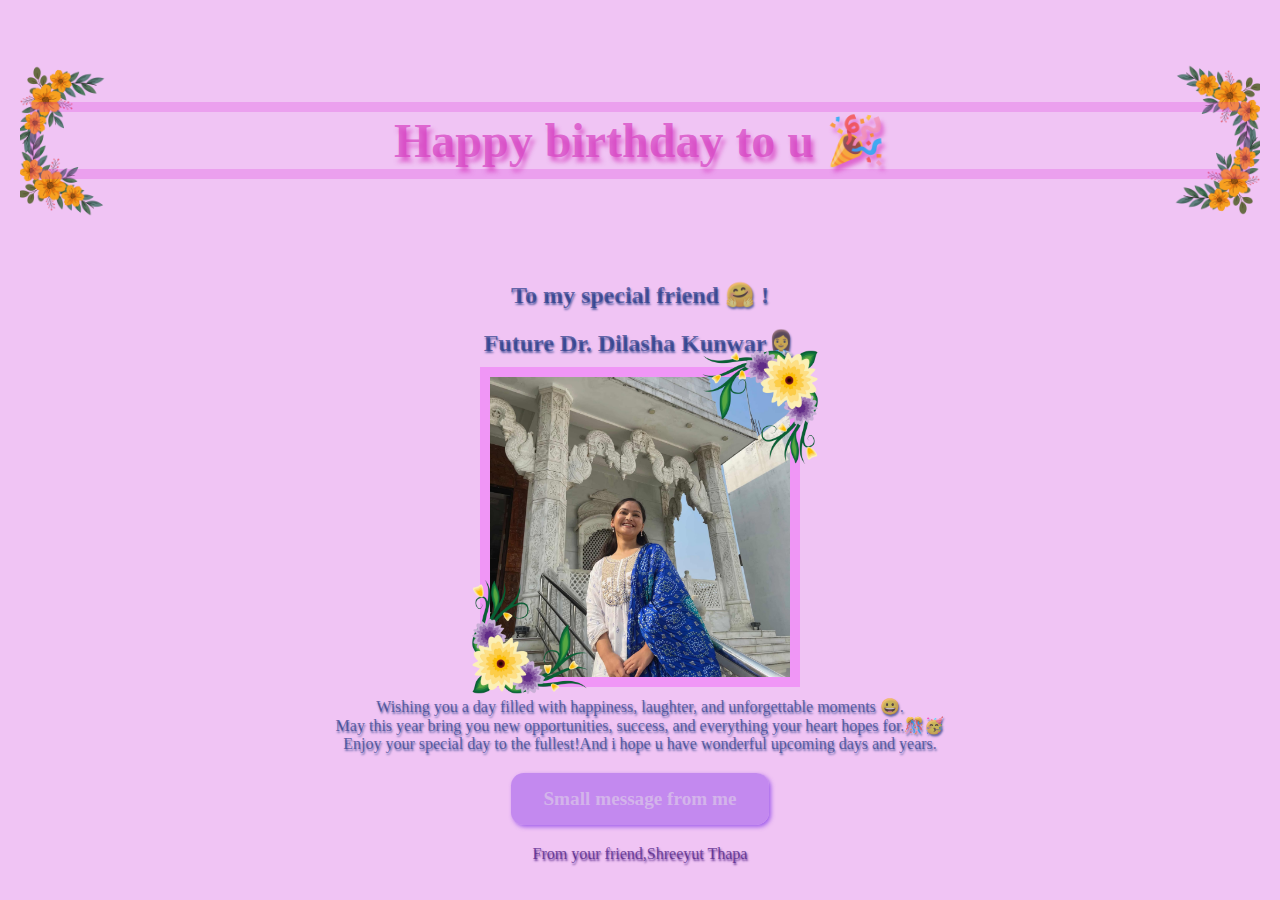
<file: index.html>
<!DOCTYPE html>
<html lang="en">
<head>
    <meta charset="UTF-8">
    <meta name="viewport" content="width=device-width, initial-scale=1.0">
    <title>My Interactive Birthday Card to my Best friend</title>
    <link rel="stylesheet" href="style.css">
    
       
</head>

<body>
    
    <div class="card">
        <div class="banner">
            <img src="bannerflower.png" alt="banner-flower" 
             class="bannerflower">
            <img src="bannerflower1.png" alt="banner-flower" 
             class="bannerflower1">
            <img src="bannerflower2.png" alt="banner-flower" 
             class="bannerflower2">
            <img src="bannerflower3.png" alt="banner-flower" 
             class="bannerflower3">
            <h1 class="title">Happy birthday to u 🎉</h1>
            
        </div>
        <div class="Small-message">
            <h2>To my special friend 🤗 !</h2>
            <h2>Future Dr. Dilasha Kunwar👩‍⚕️</h2>
            <div class="birthday-girl">
                <img src="birthdaygirl.jpg" alt="Birthday-girl" class="birthday-img" height="300px" width="300px">
                <img src="overlay.png" alt="decorative overlay" class="overlay">
                <img src="overlay1.png" alt="decorative overlay" class="overlay1">
            </div>
                <br>
                <p class="message">Wishing you a day filled with happiness, laughter, and unforgettable moments 😀.<br>
                May this year bring you new opportunities, success, and everything your heart hopes for.🎊🥳<br>
                Enjoy your special day to the fullest!And i hope u have wonderful upcoming days and years.
                
                <br>
               </p>

        </div>


        <div class="Appreciation-card">
            <a href="https://s-hyphen.github.io/Birthday-card/" class="button button2">Small message from me</a>
        </div>

            
        <div class="signature">
            <p>From your friend,</p>
            <p>Shreeyut Thapa</p>
        </div>
        
    
</body>


</html>
</file>
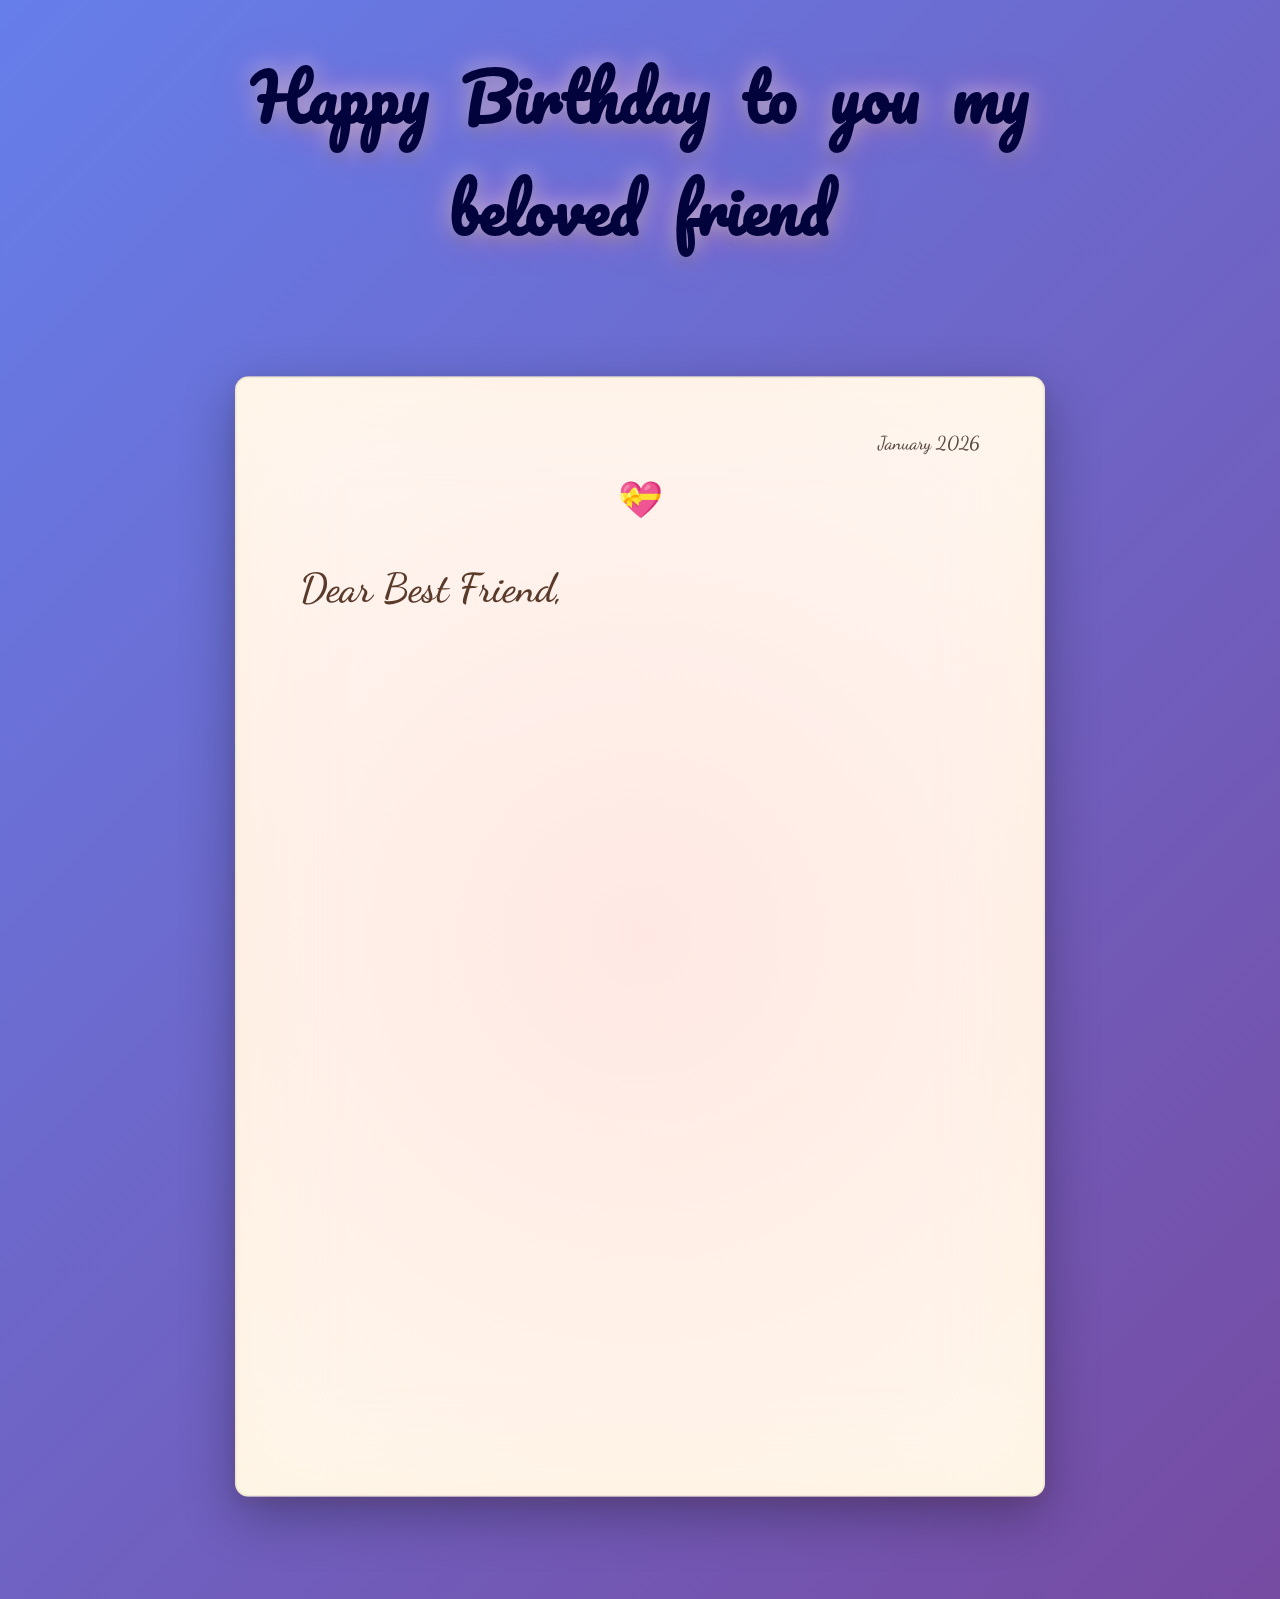
<file: special-message.html>
<!DOCTYPE html>
<html lang="en">
<head>
    <meta charset="UTF-8">
    <meta name="viewport" content="width=device-width, initial-scale=1.0">
    <meta http-equiv="X-UA-Compatible" content="ie=edge">
    <title>A Special Message for You</title>
    <link rel="stylesheet" href="message-style.css">
    <link rel="icon" href="./icons8-love-48.png" type="image/png">
    <link rel="preconnect" href="https://fonts.googleapis.com">
    <link rel="preconnect" href="https://fonts.gstatic.com" crossorigin>
    <link href="https://fonts.googleapis.com/css2?family=Poppins:wght@300;400;600;700&family=Pacifico&family=Comfortaa:wght@400;700&family=Dancing+Script:wght@400;500;600;700&family=Satisfy&display=swap" rel="stylesheet">
</head>

<body>
    <!-- Background Music -->
    <audio id="birthdayMusic" autoplay loop>
        <source src="happy-birthday.mp3" type="audio/mpeg">
        Your browser does not support the audio element.
    </audio>
    
    <div class="background">
        <!-- Animated particles -->
        <div class="particles">
            <span class="particle">✨</span>
            <span class="particle">💫</span>
            <span class="particle">⭐</span>
            <span class="particle">🌟</span>
            <span class="particle">✨</span>
            <span class="particle">💫</span>
            <span class="particle">⭐</span>
            <span class="particle">🌟</span>
            <span class="particle">✨</span>
            <span class="particle">💫</span>
        </div>

        <div class="container">
            <h1 class="main-title" style="color:rgb(2, 2, 61);">
                <span class="title-word">Happy</span>
                <span class="title-word">Birthday</span>
                <span class="title-word">to</span>
                <span class="title-word">you</span>
                <span class="title-word">my</span>
                <span class="title-word">beloved</span>
                <span class="title-word">friend</span>
            </h1>
            
            <div class="card">
                <div class="card-glow"></div>
                <div class="card-content">
                    <div class="letter-date">January 2026</div>
                    <div class="heart-decoration">💝</div>
                    
                    <div class="letter-body">
                        <p class="letter-greeting">Dear Best Friend,</p>

                        <p class="letter-text">
                            On this special day, I want to take a moment to celebrate you.
                            Your kindness, strength, and positivity make the lives of everyone
                            around you brighter.
                        </p>

                        <p class="letter-text">
                            I wish you happiness that lasts all year, success in everything you pursue,
                            and moments that turn into cherished memories. May every dream you have
                            come true, and may you always find reasons to smile.
                        </p>

                        <p class="letter-text">
                            Thank you for being such a wonderful person.
                            The world is better with you in it.
                        </p>

                        <div class="signature-section">
                            <p class="closing">With warm wishes,</p>
                            <p class="signature-name">Shreeyut</p>
                            <div class="signature-hearts">💕 💖 💕</div>
                        </div>
                    </div>

                  
                </div>
            </div>
        </div>
    </div>
    
    <script>
        // Start music with volume control
        const birthdayMusic = document.getElementById('birthdayMusic');
        birthdayMusic.volume = 0.6;
        
        // Attempt to play music (browsers may require user interaction)
        birthdayMusic.play().catch(error => {
            // If autoplay is blocked, play on first user interaction
            document.body.addEventListener('click', () => {
                birthdayMusic.play();
            }, { once: true });
        });
    </script>
</body>
</html>
</file>
<file: style.css>
.title{
    font-family: comfortaa, cursive;
    font-size: clamp(28px, 5vw, 48px);
    font-weight: bold;
    color: rgba(215, 69, 195, 0.729);
    text-align: center;
    text-shadow: 3px 5px 4px rgba(215, 69, 195, 0.729);
    position: relative;
    box-shadow: 0 0 0 10px rgba(153, 22, 153, 0.233);
    box-sizing: border-box;
}

.banner{
    position: relative;
    width: 100%;
    max-width: 1200px;
    max-height: fit-content;
    height: auto;
    margin: 20px auto;
    padding: 60px 20px;
    text-align: center;
    overflow: hidden;
}



.bannerflower,
.bannerflower1,
.bannerflower2,
.bannerflower3{
    position: absolute;
    width: 90%;

    max-width: 110px;
    pointer-events: none;
}


.bannerflower{
    bottom: 35px;
    left: -15px;
}


.bannerflower1{
    top: 35px;
    left: -15px;
}


.bannerflower2{
    top: 35px;
    right: -15px;
}


.bannerflower3{
    bottom: 35px;
    right: -15px;
}



.title{
    font-family: comfortaa, cursive;
    font-size: clamp(28px, 5vw, 48px);
    font-weight: bold;
    color: rgba(215, 69, 195, 0.729);
    text-align: center;
    text-shadow: 3px 5px 4px rgba(215, 69, 195, 0.729);
    position: relative;
    box-shadow: 0 0 0 10px rgba(219, 44, 219, 0.233);
    box-sizing: border-box;
}







body{
    background-color: rgba(197, 18, 213, 0.25);
    margin:10px;
    padding:0;
}

h1{
    text-spacing:2px;
}
h2{
    text-align: center;
    font-size: xx-larger;
    text-spacing:2px;
}
.button{
    border: none;
    border-color: rgb(194, 44, 126);
    border-radius: 1cqmax;
    display: flex;
    font-weight:700;
    font-size: larger;
    flex-direction: column;
    justify-content: center;   /* vertical center */
    align-items: center;       /* horizontal center */
    text-align: center;
    color:rgba(230, 230, 230, 0.479);
    
    box-shadow:2px 2px 4px rgba(123, 46, 231, 0.671);
    margin:4px 2px;
    padding: 15px 32px ;
    
}

.birthday-girl{
    position: relative;
    display: inline-block;
}

.birthday-girl .birthday-img{
    display: block;
    width: min(80vw, 300px);
    height: 300px;
    object-fit: cover;
    box-shadow:0 0 0 10px rgba(242, 0, 255, 0.233);
}

.birthday-girl .overlay{
    position: absolute;
    top: 180px;
    right: 180px;
    width: 160px;
    height: auto;
    z-index: 10;
    pointer-events: none;
}
.birthday-girl .overlay1{
    position: absolute;
    top: -50px;
    right: -50px;
    width: 160px;
    height: auto;
    z-index: 10;
    pointer-events: none;
}
.Picture button{
    background-color: rgb(102, 67, 255,0.16);
}

.button2{
    background-color: rgba(171, 106, 236, 0.65);
    
    text-decoration:none;
}

.Small-message{
    text-align:center;
    font-family: pacifico,cursive;
    color:rgb(24,50,127,0.65);
    text-shadow: 1px 2px 2px rgb(24,50,127,0.65);
    border:2px;
    border-radius: 1cqmax;
}
.Appreciation-card,.signature{
    display:flex;
    justify-content:center;
    font-family: pacifico,cursive;

}


.signature p{
    font-family: pacifico,cursive;
    text-align: right;
    color:rgb(58, 9, 118,0.65);
    text-shadow: 1px 2px 2px rgb(58, 9, 118,0.75);
}
</file>
<file: message-style.css>
* {
    margin: 0;
    padding: 0;
    box-sizing: border-box;
}

body {
    font-family: 'Poppins', sans-serif;
    overflow-x: hidden;
}

.background {
    min-height: 100vh;
    background: linear-gradient(135deg, 
        #667eea 0%, 
        #764ba2 25%, 
        #f093fb 50%, 
        #4facfe 75%, 
        #00f2fe 100%);
    background-size: 400% 400%;
    animation: gradientShift 15s ease infinite;
    padding: 40px 20px;
    position: relative;
    overflow: hidden;
}

@keyframes gradientShift {
    0% { background-position: 0% 50%; }
    50% { background-position: 100% 50%; }
    100% { background-position: 0% 50%; }
}

/* Particles Animation */
.particles {
    position: fixed;
    top: 0;
    left: 0;
    width: 100%;
    height: 100%;
    pointer-events: none;
    z-index: 1;
}

.particle {
    position: absolute;
    font-size: 24px;
    opacity: 0;
    animation: float 6s infinite;
}

.particle:nth-child(1) { left: 10%; animation-delay: 0s; }
.particle:nth-child(2) { left: 20%; animation-delay: 1s; }
.particle:nth-child(3) { left: 30%; animation-delay: 2s; }
.particle:nth-child(4) { left: 40%; animation-delay: 0.5s; }
.particle:nth-child(5) { left: 50%; animation-delay: 1.5s; }
.particle:nth-child(6) { left: 60%; animation-delay: 2.5s; }
.particle:nth-child(7) { left: 70%; animation-delay: 0.8s; }
.particle:nth-child(8) { left: 80%; animation-delay: 1.8s; }
.particle:nth-child(9) { left: 90%; animation-delay: 2.2s; }
.particle:nth-child(10) { left: 15%; animation-delay: 3s; }

@keyframes float {
    0% {
        transform: translateY(100vh) rotate(0deg);
        opacity: 0;
    }
    10% {
        opacity: 1;
    }
    90% {
        opacity: 1;
    }
    100% {
        transform: translateY(-100px) rotate(360deg);
        opacity: 0;
    }
}

.container {
    max-width: 900px;
    margin: 0 auto;
    position: relative;
    z-index: 2;
}

/* Main Title Animation */
.main-title {
    text-align: center;
    font-size: clamp(2rem, 5vw, 4rem);
    font-family: 'Pacifico', cursive;
    color: #fff;
    text-shadow: 0 0 20px rgba(255, 255, 255, 0.5),
                 0 0 40px rgba(255, 105, 180, 0.4),
                 0 5px 15px rgba(0, 0, 0, 0.3);
    margin-bottom: 50px;
    padding: 0 20px;
}

.title-word {
    display: inline-block;
    animation: bounce 1s ease-in-out infinite;
    margin: 0 8px;
}

.title-word:nth-child(1) { animation-delay: 0s; }
.title-word:nth-child(2) { animation-delay: 0.1s; }
.title-word:nth-child(3) { animation-delay: 0.2s; }
.title-word:nth-child(4) { animation-delay: 0.3s; }
.title-word:nth-child(5) { animation-delay: 0.4s; }
.title-word:nth-child(6) { animation-delay: 0.5s; }
.title-word:nth-child(7) { animation-delay: 0.6s; }

@keyframes bounce {
    0%, 100% { transform: translateY(0); }
    50% { transform: translateY(-10px); }
}

/* Card Styling - Letter Paper Look */
.card {
    background: linear-gradient(to bottom, 
        #fffef5 0%, 
        #fffef0 100%);
    backdrop-filter: blur(20px);
    border-radius: 15px;
    padding: 60px 70px;
    box-shadow: 0 20px 60px rgba(0, 0, 0, 0.3),
                0 5px 15px rgba(139, 69, 19, 0.1),
                inset 0 0 100px rgba(255, 248, 220, 0.5);
    position: relative;
    overflow: hidden;
    transform: scale(0.9);
    animation: cardEntrance 1s ease-out forwards;
    border: 2px solid rgba(210, 180, 140, 0.3);
}

@keyframes cardEntrance {
    to {
        transform: scale(1);
    }
}

.card-glow {
    position: absolute;
    top: -50%;
    left: -50%;
    width: 200%;
    height: 200%;
    background: radial-gradient(circle, 
        rgba(255, 182, 193, 0.3) 0%, 
        transparent 70%);
    animation: rotateGlow 10s linear infinite;
    pointer-events: none;
}

@keyframes rotateGlow {
    from { transform: rotate(0deg); }
    to { transform: rotate(360deg); }
}

.card-content {
    position: relative;
    z-index: 1;
}

/* Letter Date */
.letter-date {
    text-align: right;
    font-family: 'Dancing Script', cursive;
    font-size: 1.3rem;
    color: #5a4a42;
    margin-bottom: 20px;
    font-weight: 500;
}

.heart-decoration {
    text-align: center;
    font-size: 2.5rem;
    margin: 20px 0;
    animation: heartbeat 1.5s ease-in-out infinite;
}

@keyframes heartbeat {
    0%, 100% { transform: scale(1); }
    25% { transform: scale(1.1); }
    50% { transform: scale(1); }
    75% { transform: scale(1.15); }
}

/* Letter Body */
.letter-body {
    font-family: 'Dancing Script', cursive;
    color: #2c1810;
    line-height: 2.2;
}

.letter-greeting {
    font-size: clamp(2rem, 4vw, 2.8rem);
    margin-bottom: 30px;
    color: #5a3a2a;
    font-weight: 600;
}

.letter-text {
    font-size: clamp(1.3rem, 2.5vw, 1.7rem);
    margin-bottom: 35px;
    text-indent: 50px;
    text-align: justify;
    color: #3a2a1a;
    font-weight: 500;
    opacity: 0;
    animation: fadeInLetter 1s ease-out forwards;
}

.letter-text:nth-child(2) { animation-delay: 0.3s; }
.letter-text:nth-child(3) { animation-delay: 0.6s; }
.letter-text:nth-child(4) { animation-delay: 0.9s; }

@keyframes fadeInLetter {
    to {
        opacity: 1;
    }
}

/* Signature Section */
.signature-section {
    margin-top: 60px;
    margin-left: 50%;
    text-align: left;
    opacity: 0;
    animation: fadeInLetter 1s ease-out 1.2s forwards;
}

.closing {
    font-family: 'Dancing Script', cursive;
    font-size: clamp(1.3rem, 2.5vw, 1.7rem);
    color: #5a3a2a;
    margin-bottom: 15px;
    font-weight: 500;
}

.signature-name {
    font-family: 'Satisfy', cursive;
    font-size: clamp(2rem, 4vw, 3rem);
    color: #2c1810;
    font-weight: 400;
    margin-bottom: 15px;
    text-shadow: 1px 1px 2px rgba(0, 0, 0, 0.1);
    transform: rotate(-3deg);
    display: inline-block;
}

.signature-hearts {
    margin-top: 10px;
    font-size: 1.5rem;
    letter-spacing: 5px;
}

@keyframes heartPulse {
    0%, 100% { transform: scale(1); }
    50% { transform: scale(1.3); }
}

/* Back Button */
.back-button {
    display: inline-block;
    margin-top: 30px;
    padding: 15px 40px;
    background: linear-gradient(135deg, #667eea, #764ba2);
    color: white;
    text-decoration: none;
    border-radius: 50px;
    font-weight: 600;
    font-size: 1.1rem;
    box-shadow: 0 10px 30px rgba(102, 126, 234, 0.4);
    transition: all 0.3s ease;
    position: relative;
    overflow: hidden;
}

.back-button::before {
    content: '';
    position: absolute;
    top: 50%;
    left: 50%;
    width: 0;
    height: 0;
    border-radius: 50%;
    background: rgba(255, 255, 255, 0.3);
    transform: translate(-50%, -50%);
    transition: width 0.6s, height 0.6s;
}

.back-button:hover::before {
    width: 300px;
    height: 300px;
}

.back-button:hover {
    transform: translateY(-5px);
    box-shadow: 0 15px 40px rgba(102, 126, 234, 0.6);
}

.back-button span {
    position: relative;
    z-index: 1;
}

/* Responsive Design */
@media (max-width: 768px) {
    .card {
        padding: 40px 25px;
        border-radius: 15px;
    }

    .main-title {
        margin-bottom: 30px;
    }

    .letter-text {
        text-indent: 30px;
    }

    .signature-section {
        margin-left: 30%;
    }
}

@media (max-width: 480px) {
    .background {
        padding: 20px 10px;
    }

    .card {
        padding: 25px 15px;
    }

    .title-word {
        margin: 0 4px;
    }
}
</file>
